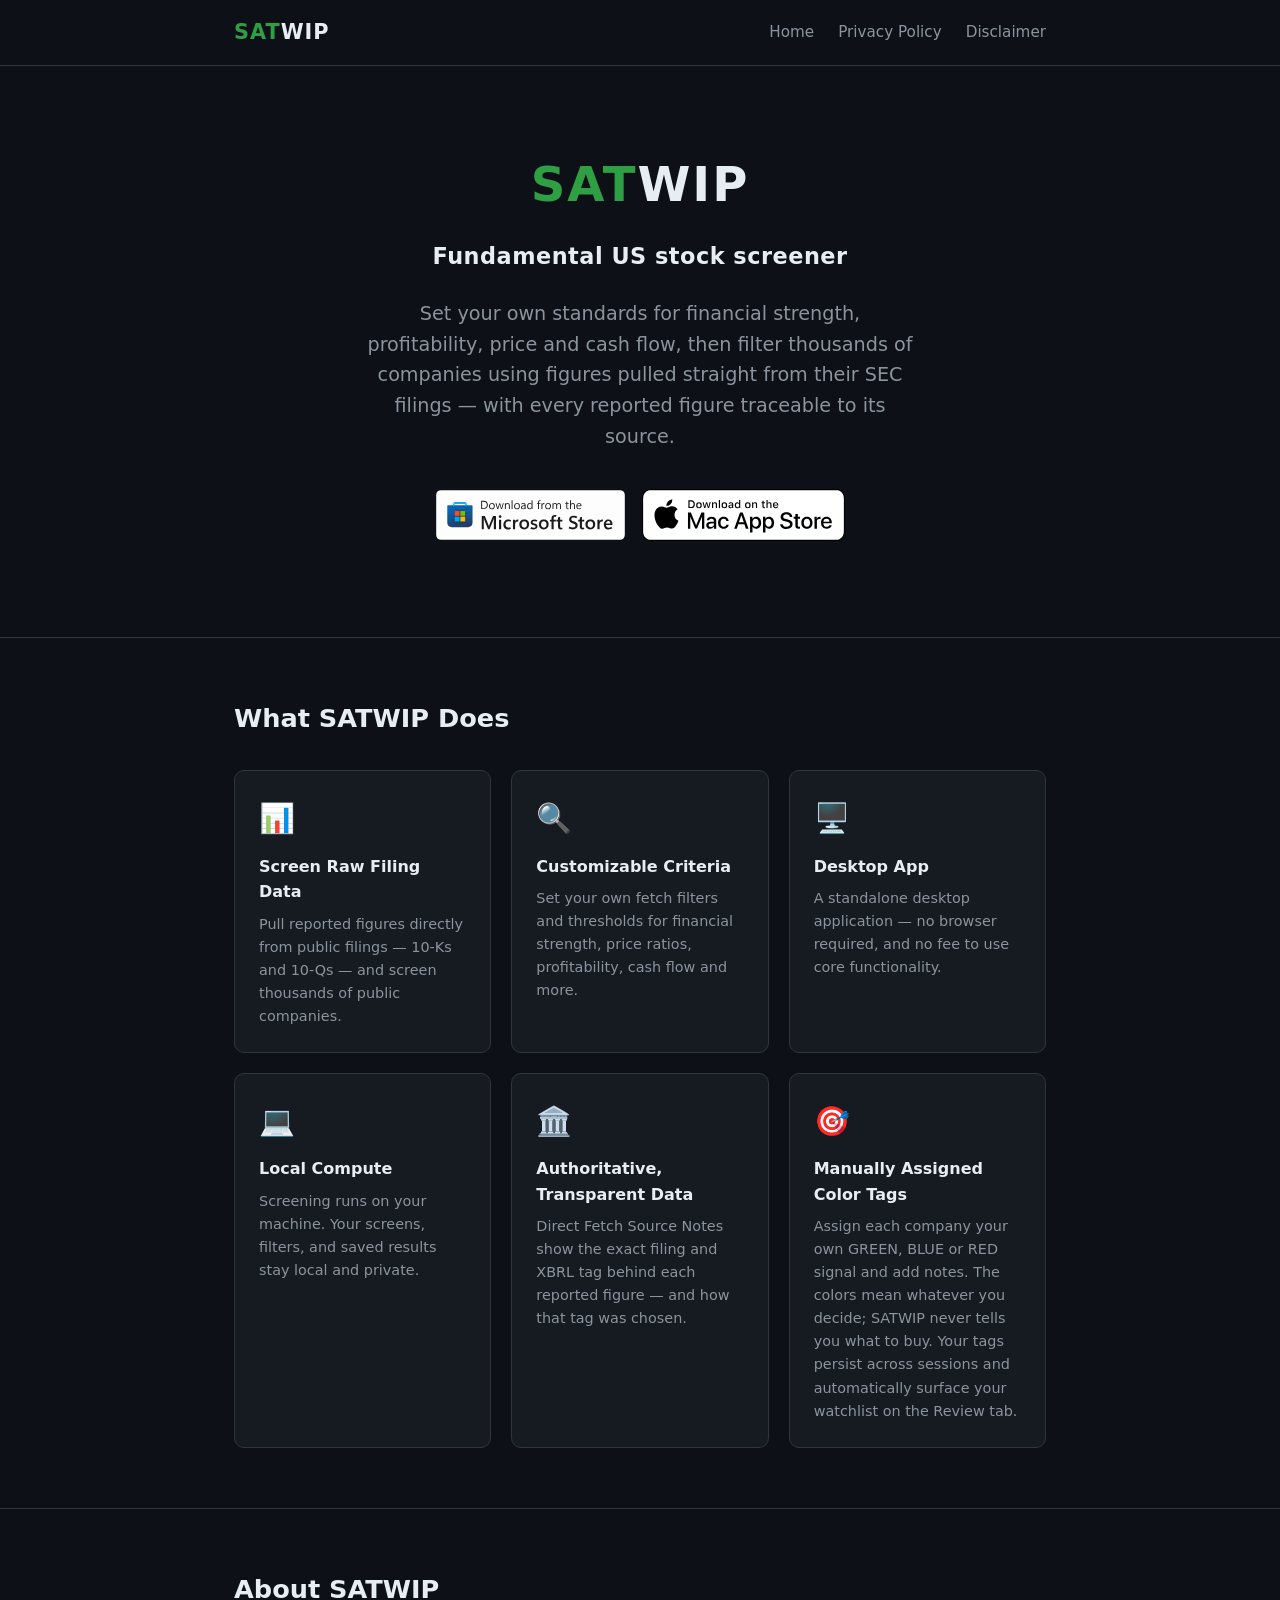
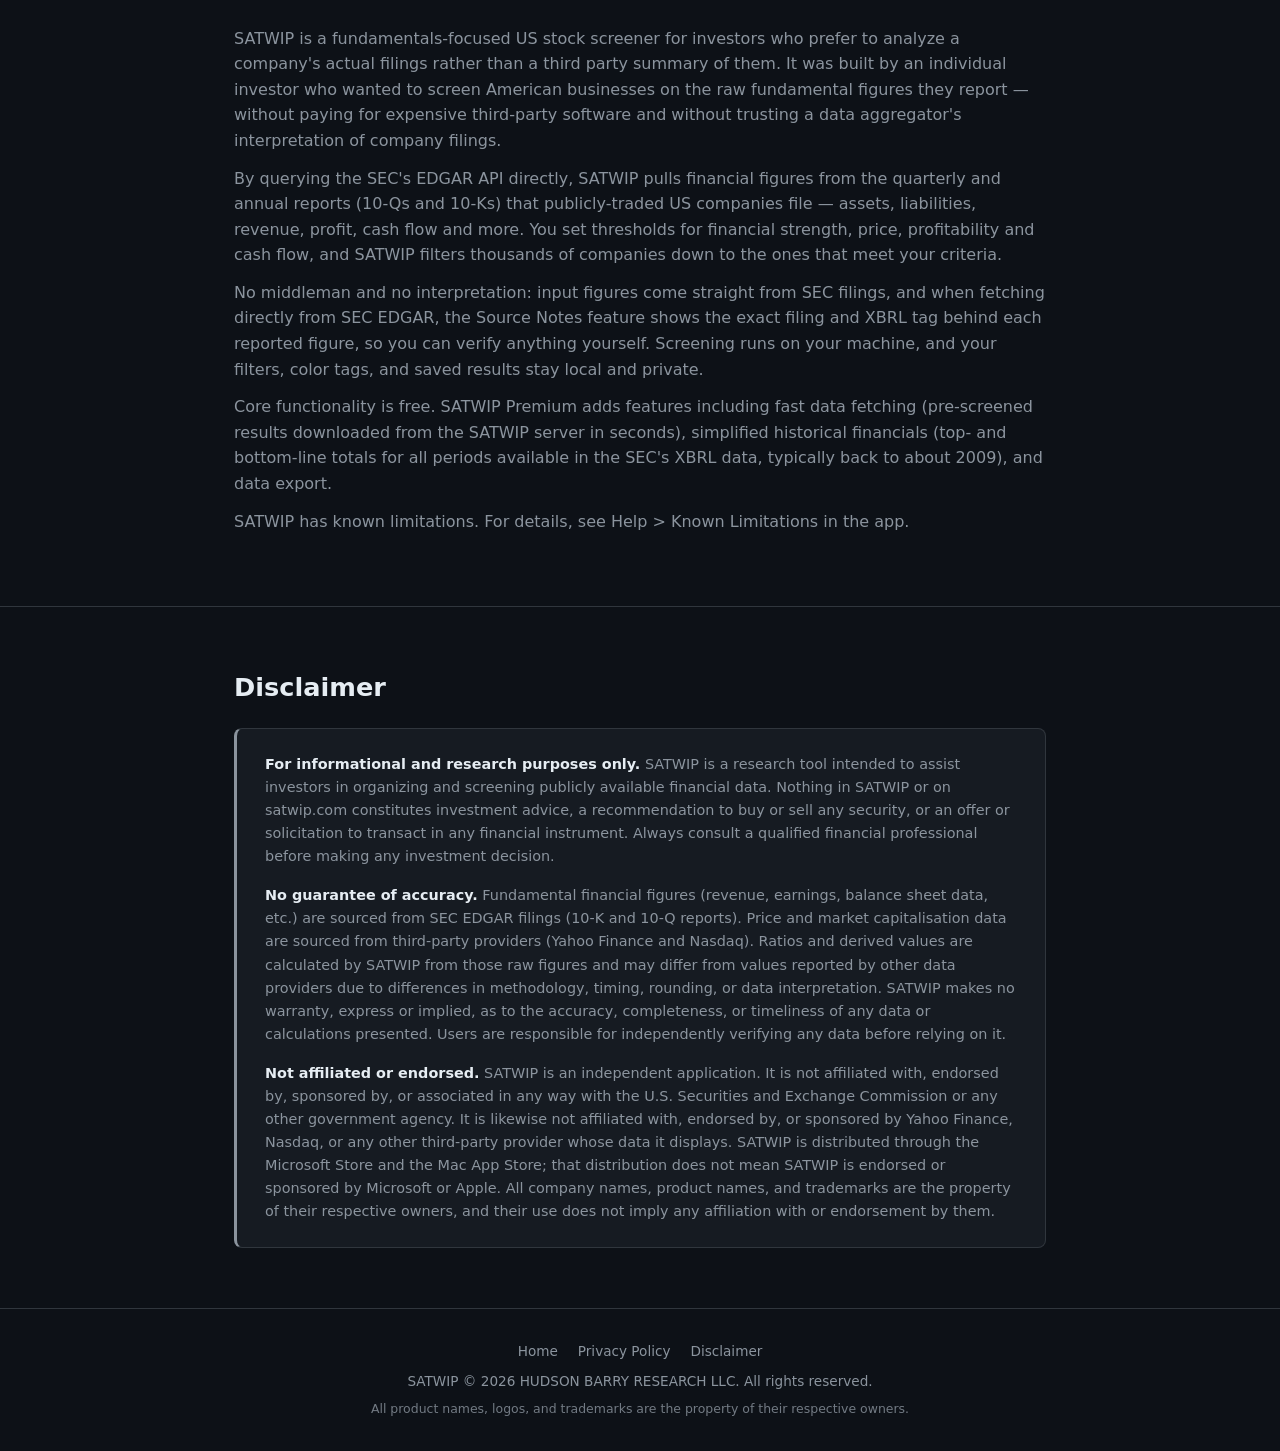
<file: index.html>
<!DOCTYPE html>
<html lang="en">
<head>
  <meta charset="UTF-8" />
  <meta name="viewport" content="width=device-width, initial-scale=1.0" />
  <title>SATWIP</title>
  <meta name="description" content="SATWIP is a desktop stock screener for US public companies. Filter thousands of companies on the financial figures they report to the SEC — every reported figure traceable to its source filing. Available for Windows on the Microsoft Store and for macOS on the Mac App Store." />
  <link rel="canonical" href="https://satwip.com/index.html" />
  <!-- Social sharing (Open Graph / Twitter). og-image.png is generated by tools/make_og_image.py -->
  <meta property="og:type" content="website" />
  <meta property="og:site_name" content="SATWIP" />
  <meta property="og:title" content="SATWIP" />
  <meta property="og:description" content="SATWIP is a desktop stock screener for US public companies. Filter thousands of companies on the financial figures they report to the SEC — every reported figure traceable to its source filing. Available for Windows on the Microsoft Store and for macOS on the Mac App Store." />
  <meta property="og:url" content="https://satwip.com/index.html" />
  <meta property="og:image" content="https://satwip.com/og-image.png" />
  <meta property="og:image:width" content="1200" />
  <meta property="og:image:height" content="630" />
  <meta property="og:image:alt" content="SATWIP — Fundamental US stock screener" />
  <meta name="twitter:card" content="summary_large_image" />
  <meta name="twitter:title" content="SATWIP" />
  <meta name="twitter:description" content="SATWIP is a desktop stock screener for US public companies. Filter thousands of companies on the financial figures they report to the SEC — every reported figure traceable to its source filing." />
  <meta name="twitter:image" content="https://satwip.com/og-image.png" />
  <link rel="icon" href="favicon.ico" sizes="any" />
  <link rel="stylesheet" href="styles.css" />
</head>
<body>

  <nav>
    <div class="container">
      <a class="nav-brand" href="index.html" style="text-decoration:none;"><span>SAT</span>WIP</a>
      <div class="nav-links">
        <a href="index.html">Home</a>
        <a href="privacy-policy.html">Privacy Policy</a>
        <a href="index.html#disclaimer">Disclaimer</a>
      </div>
    </div>
  </nav>

  <main>

    <!-- Hero -->
    <section class="hero">
      <div class="container">
        <h1><span>SAT</span>WIP</h1>
        <p class="tagline">Fundamental US stock screener</p>
        <p>Set your own standards for financial strength, profitability, price and cash flow, then filter thousands of companies using figures pulled straight from their SEC filings — with every reported figure traceable to its source.</p>

        <!-- Store badges. Use each store's OFFICIAL badge artwork — do not recreate.
             Microsoft: download "Get it from Microsoft" from https://apps.microsoft.com/badge,
               save as get-it-from-microsoft.svg in the site root.
             Apple: official "Download on the Mac App Store" badge from the Marketing Toolbox
               (get-it-from-apple-black.svg / get-it-from-apple-white.svg). The white variant
               is used below because the hero background is dark. -->
        <div class="store-badges">
          <a class="btn-store-badge" href="https://apps.microsoft.com/detail/9NMK9247HX1N" target="_blank" rel="noopener">
            <img src="get-it-from-microsoft.svg" alt="Get it from Microsoft" height="52" />
          </a>
          <a class="btn-store-badge" href="https://apps.apple.com/app/satwip/id6785042838" target="_blank" rel="noopener">
            <img src="get-it-from-apple-white.svg" alt="Download on the Mac App Store" height="52" />
          </a>
        </div>

      </div>
    </section>

    <!-- Features -->
    <section class="features">
      <div class="container">
        <h2>What SATWIP Does</h2>
        <div class="cards">

          <div class="card">
            <div class="card-icon">📊</div>
            <h3>Screen Raw Filing Data</h3>
            <p>Pull reported figures directly from public filings — 10-Ks and 10-Qs — and screen thousands of public companies.</p>
          </div>

          <div class="card">
            <div class="card-icon">🔍</div>
            <h3>Customizable Criteria</h3>
            <p>Set your own fetch filters and thresholds for financial strength, price ratios, profitability, cash flow and more.</p>
          </div>

          <div class="card">
            <div class="card-icon">🖥️</div>
            <h3>Desktop App</h3>
            <p>A standalone desktop application — no browser required, and no fee to use core functionality.</p>
          </div>

          <div class="card">
            <div class="card-icon">💻</div>
            <h3>Local Compute</h3>
            <p>Screening runs on your machine. Your screens, filters, and saved results stay local and private.</p>
          </div>

          <div class="card">
            <div class="card-icon">🏛️</div>
            <h3>Authoritative, Transparent Data</h3>
            <p>Direct Fetch Source Notes show the exact filing and XBRL tag behind each reported figure &mdash; and how that tag was chosen.</p>
          </div>

          <div class="card">
            <div class="card-icon">🎯</div>
            <h3>Manually Assigned Color Tags</h3>
            <p>Assign each company your own GREEN, BLUE or RED signal and add notes. The colors mean whatever you decide; SATWIP never tells you what to buy. Your tags persist across sessions and automatically surface your watchlist on the Review tab.</p>
          </div>

        </div>
      </div>
    </section>

    <!-- About -->
    <section class="about">
      <div class="container">
        <h2>About SATWIP</h2>
        <p>SATWIP is a fundamentals-focused US stock screener for investors who prefer to analyze a company's actual filings rather than a third party summary of them. It was built by an individual investor who wanted to screen American businesses on the raw fundamental figures they report — without paying for expensive third-party software and without trusting a data aggregator's interpretation of company filings.</p>
        <p>By querying the SEC's EDGAR API directly, SATWIP pulls financial figures from the quarterly and annual reports (10-Qs and 10-Ks) that publicly-traded US companies file — assets, liabilities, revenue, profit, cash flow and more. You set thresholds for financial strength, price, profitability and cash flow, and SATWIP filters thousands of companies down to the ones that meet your criteria.</p>
        <p>No middleman and no interpretation: input figures come straight from SEC filings, and when fetching directly from SEC EDGAR, the Source Notes feature shows the exact filing and XBRL tag behind each reported figure, so you can verify anything yourself. Screening runs on your machine, and your filters, color tags, and saved results stay local and private.</p>
        <p>Core functionality is free. SATWIP Premium adds features including fast data fetching (pre-screened results downloaded from the SATWIP server in seconds), simplified historical financials (top- and bottom-line totals for all periods available in the SEC's XBRL data, typically back to about 2009), and data export.</p>
        <p>SATWIP has known limitations. For details, see Help &gt; Known Limitations in the app.</p>
      </div>
    </section>

    <!-- Disclaimer -->
    <section class="disclaimer" id="disclaimer">
      <div class="container">
        <h2>Disclaimer</h2>
        <div class="disclaimer-box">
          <p><strong>For informational and research purposes only.</strong> SATWIP is a research tool intended to assist investors in organizing and screening publicly available financial data. Nothing in SATWIP or on satwip.com constitutes investment advice, a recommendation to buy or sell any security, or an offer or solicitation to transact in any financial instrument. Always consult a qualified financial professional before making any investment decision.</p>
          <p><strong>No guarantee of accuracy.</strong> Fundamental financial figures (revenue, earnings, balance sheet data, etc.) are sourced from SEC EDGAR filings (10-K and 10-Q reports). Price and market capitalisation data are sourced from third-party providers (Yahoo Finance and Nasdaq). Ratios and derived values are calculated by SATWIP from those raw figures and may differ from values reported by other data providers due to differences in methodology, timing, rounding, or data interpretation. SATWIP makes no warranty, express or implied, as to the accuracy, completeness, or timeliness of any data or calculations presented. Users are responsible for independently verifying any data before relying on it.</p>
          <p><strong>Not affiliated or endorsed.</strong> SATWIP is an independent application. It is not affiliated with, endorsed by, sponsored by, or associated in any way with the U.S. Securities and Exchange Commission or any other government agency. It is likewise not affiliated with, endorsed by, or sponsored by Yahoo Finance, Nasdaq, or any other third-party provider whose data it displays. SATWIP is distributed through the Microsoft Store and the Mac App Store; that distribution does not mean SATWIP is endorsed or sponsored by Microsoft or Apple. All company names, product names, and trademarks are the property of their respective owners, and their use does not imply any affiliation with or endorsement by them.</p>
        </div>
      </div>
    </section>

  </main>

  <footer>
    <div class="container">
      <div class="footer-links">
        <a href="index.html">Home</a>
        <a href="privacy-policy.html">Privacy Policy</a>
        <a href="index.html#disclaimer">Disclaimer</a>
      </div>
      <p>SATWIP &copy; 2026 HUDSON BARRY RESEARCH LLC. All rights reserved.</p>
      <p class="footer-legal">All product names, logos, and trademarks are the property of their respective owners.</p>
    </div>
  </footer>

</body>
</html>
</file>
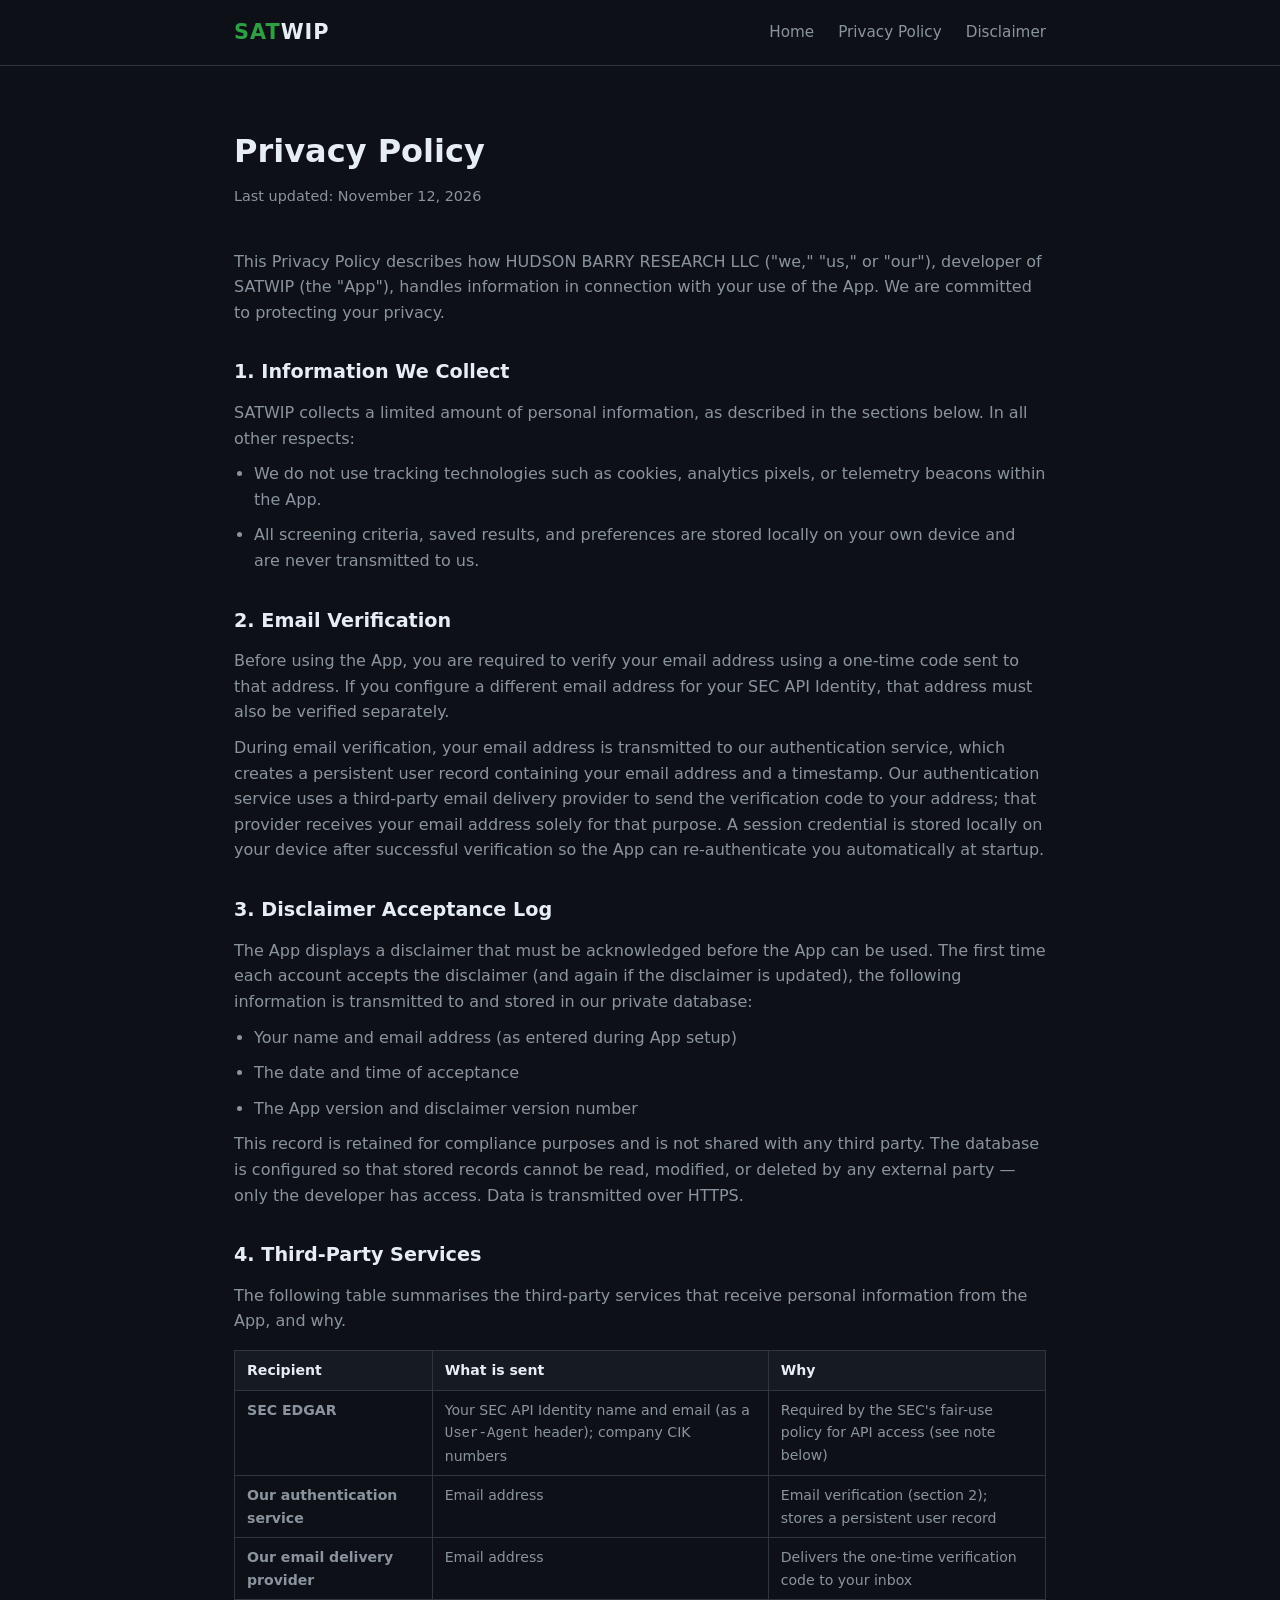
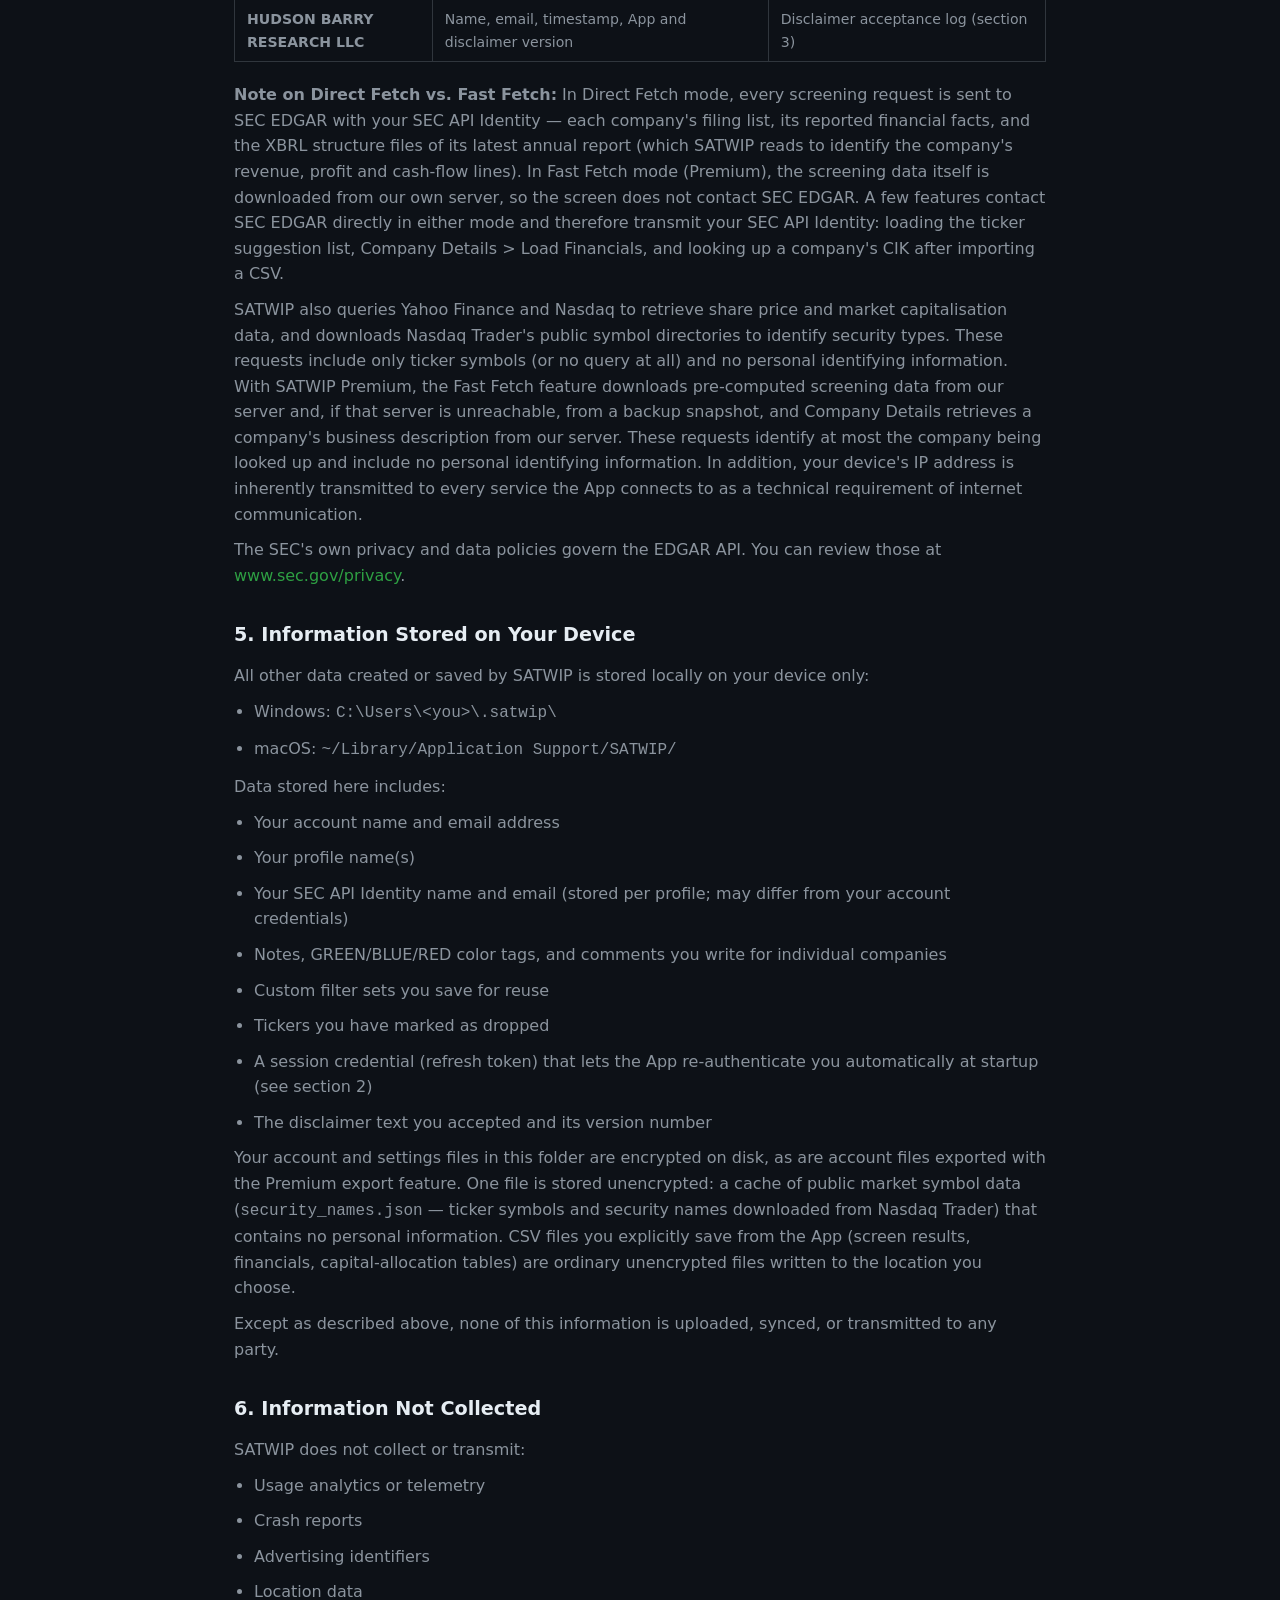
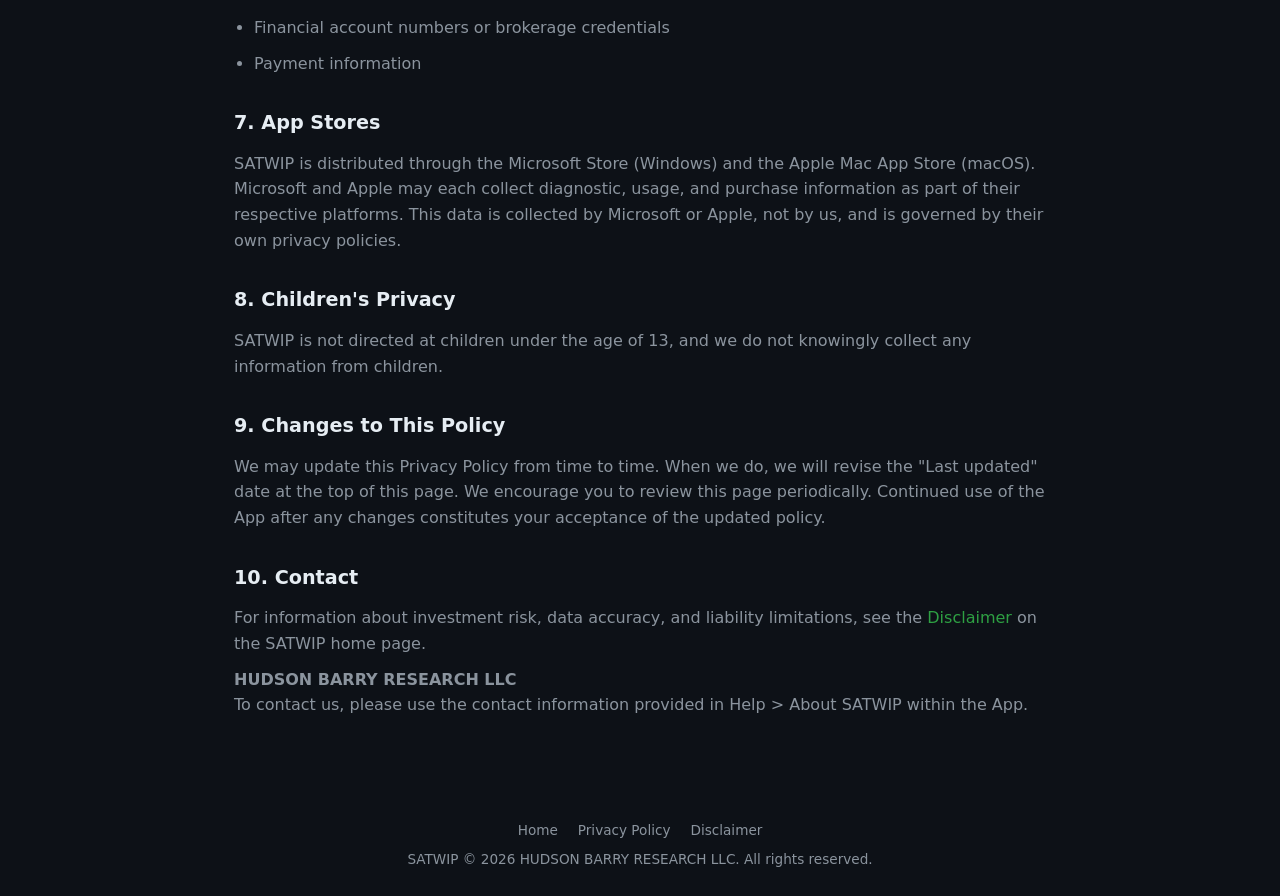
<file: privacy-policy.html>
<!DOCTYPE html>
<html lang="en">
<head>
  <meta charset="UTF-8" />
  <meta name="viewport" content="width=device-width, initial-scale=1.0" />
  <title>Privacy Policy — SATWIP</title>
  <meta name="description" content="SATWIP privacy policy — learn how SATWIP handles your data." />
  <link rel="canonical" href="https://satwip.com/privacy-policy.html" />
  <!-- Social sharing (Open Graph / Twitter) -->
  <meta property="og:type" content="website" />
  <meta property="og:site_name" content="SATWIP" />
  <meta property="og:title" content="Privacy Policy — SATWIP" />
  <meta property="og:description" content="SATWIP privacy policy — learn how SATWIP handles your data." />
  <meta property="og:url" content="https://satwip.com/privacy-policy.html" />
  <meta property="og:image" content="https://satwip.com/og-image.png" />
  <meta property="og:image:width" content="1200" />
  <meta property="og:image:height" content="630" />
  <meta property="og:image:alt" content="SATWIP — Fundamental US stock screener" />
  <meta name="twitter:card" content="summary_large_image" />
  <meta name="twitter:title" content="Privacy Policy — SATWIP" />
  <meta name="twitter:description" content="SATWIP privacy policy — learn how SATWIP handles your data." />
  <meta name="twitter:image" content="https://satwip.com/og-image.png" />
  <link rel="icon" href="favicon.ico" sizes="any" />
  <link rel="stylesheet" href="styles.css" />
</head>
<body>

  <nav>
    <div class="container">
      <a class="nav-brand" href="index.html" style="text-decoration:none;"><span>SAT</span>WIP</a>
      <div class="nav-links">
        <a href="index.html">Home</a>
        <a href="privacy-policy.html">Privacy Policy</a>
        <a href="index.html#disclaimer">Disclaimer</a>
      </div>
    </div>
  </nav>

  <main>
    <div class="container">
      <div class="policy-content">

        <h1>Privacy Policy</h1>
        <p class="updated">Last updated: November 12, 2026</p>

        <p>This Privacy Policy describes how HUDSON BARRY RESEARCH LLC ("we," "us," or "our"), developer of SATWIP (the "App"), handles information in connection with your use of the App. We are committed to protecting your privacy.</p>

        <h2>1. Information We Collect</h2>
        <p>SATWIP collects a limited amount of personal information, as described in the sections below. In all other respects:</p>
        <ul>
          <li>We do not use tracking technologies such as cookies, analytics pixels, or telemetry beacons within the App.</li>
          <li>All screening criteria, saved results, and preferences are stored locally on your own device and are never transmitted to us.</li>
        </ul>

        <h2>2. Email Verification</h2>
        <p>Before using the App, you are required to verify your email address using a one-time code sent to that address. If you configure a different email address for your SEC API Identity, that address must also be verified separately.</p>
        <p>During email verification, your email address is transmitted to our authentication service, which creates a persistent user record containing your email address and a timestamp. Our authentication service uses a third-party email delivery provider to send the verification code to your address; that provider receives your email address solely for that purpose. A session credential is stored locally on your device after successful verification so the App can re-authenticate you automatically at startup.</p>

        <h2>3. Disclaimer Acceptance Log</h2>
        <p>The App displays a disclaimer that must be acknowledged before the App can be used. The first time each account accepts the disclaimer (and again if the disclaimer is updated), the following information is transmitted to and stored in our private database:</p>
        <ul>
          <li>Your name and email address (as entered during App setup)</li>
          <li>The date and time of acceptance</li>
          <li>The App version and disclaimer version number</li>
        </ul>
        <p>This record is retained for compliance purposes and is not shared with any third party. The database is configured so that stored records cannot be read, modified, or deleted by any external party — only the developer has access. Data is transmitted over HTTPS.</p>

        <h2>4. Third-Party Services</h2>
        <p>The following table summarises the third-party services that receive personal information from the App, and why.</p>
        <table>
          <thead>
            <tr><th>Recipient</th><th>What is sent</th><th>Why</th></tr>
          </thead>
          <tbody>
            <tr>
              <td><strong>SEC EDGAR</strong></td>
              <td>Your SEC API Identity name and email (as a <code>User-Agent</code> header); company CIK numbers</td>
              <td>Required by the SEC's fair-use policy for API access (see note below)</td>
            </tr>
            <tr>
              <td><strong>Our authentication service</strong></td>
              <td>Email address</td>
              <td>Email verification (section 2); stores a persistent user record</td>
            </tr>
            <tr>
              <td><strong>Our email delivery provider</strong></td>
              <td>Email address</td>
              <td>Delivers the one-time verification code to your inbox</td>
            </tr>
            <tr>
              <td><strong>HUDSON BARRY RESEARCH LLC</strong></td>
              <td>Name, email, timestamp, App and disclaimer version</td>
              <td>Disclaimer acceptance log (section 3)</td>
            </tr>
          </tbody>
        </table>
        <p><strong>Note on Direct Fetch vs. Fast Fetch:</strong> In Direct Fetch mode, every screening request is sent to SEC EDGAR with your SEC API Identity &mdash; each company's filing list, its reported financial facts, and the XBRL structure files of its latest annual report (which SATWIP reads to identify the company's revenue, profit and cash-flow lines). In Fast Fetch mode (Premium), the screening data itself is downloaded from our own server, so the screen does not contact SEC EDGAR. A few features contact SEC EDGAR directly in either mode and therefore transmit your SEC API Identity: loading the ticker suggestion list, Company Details &gt; Load Financials, and looking up a company's CIK after importing a CSV.</p>
        <p>SATWIP also queries Yahoo Finance and Nasdaq to retrieve share price and market capitalisation data, and downloads Nasdaq Trader's public symbol directories to identify security types. These requests include only ticker symbols (or no query at all) and no personal identifying information. With SATWIP Premium, the Fast Fetch feature downloads pre-computed screening data from our server and, if that server is unreachable, from a backup snapshot, and Company Details retrieves a company's business description from our server. These requests identify at most the company being looked up and include no personal identifying information. In addition, your device's IP address is inherently transmitted to every service the App connects to as a technical requirement of internet communication.</p>
        <p>The SEC's own privacy and data policies govern the EDGAR API. You can review those at <a href="https://www.sec.gov/privacy" target="_blank" rel="noopener">www.sec.gov/privacy</a>.</p>

        <h2>5. Information Stored on Your Device</h2>
        <p>All other data created or saved by SATWIP is stored locally on your device only:</p>
        <ul>
          <li>Windows: <code>C:\Users\&lt;you&gt;\.satwip\</code></li>
          <li>macOS: <code>~/Library/Application Support/SATWIP/</code></li>
        </ul>
        <p>Data stored here includes:</p>
        <ul>
          <li>Your account name and email address</li>
          <li>Your profile name(s)</li>
          <li>Your SEC API Identity name and email (stored per profile; may differ from your account credentials)</li>
          <li>Notes, GREEN/BLUE/RED color tags, and comments you write for individual companies</li>
          <li>Custom filter sets you save for reuse</li>
          <li>Tickers you have marked as dropped</li>
          <li>A session credential (refresh token) that lets the App re-authenticate you automatically at startup (see section 2)</li>
          <li>The disclaimer text you accepted and its version number</li>
        </ul>
        <p>Your account and settings files in this folder are encrypted on disk, as are account files exported with the Premium export feature. One file is stored unencrypted: a cache of public market symbol data (<code>security_names.json</code> — ticker symbols and security names downloaded from Nasdaq Trader) that contains no personal information. CSV files you explicitly save from the App (screen results, financials, capital-allocation tables) are ordinary unencrypted files written to the location you choose.</p>
        <p>Except as described above, none of this information is uploaded, synced, or transmitted to any party.</p>

        <h2>6. Information Not Collected</h2>
        <p>SATWIP does not collect or transmit:</p>
        <ul>
          <li>Usage analytics or telemetry</li>
          <li>Crash reports</li>
          <li>Advertising identifiers</li>
          <li>Location data</li>
          <li>Financial account numbers or brokerage credentials</li>
          <li>Payment information</li>
        </ul>

        <h2>7. App Stores</h2>
        <p>SATWIP is distributed through the Microsoft Store (Windows) and the Apple Mac App Store (macOS). Microsoft and Apple may each collect diagnostic, usage, and purchase information as part of their respective platforms. This data is collected by Microsoft or Apple, not by us, and is governed by their own privacy policies.</p>

        <h2>8. Children's Privacy</h2>
        <p>SATWIP is not directed at children under the age of 13, and we do not knowingly collect any information from children.</p>

        <h2>9. Changes to This Policy</h2>
        <p>We may update this Privacy Policy from time to time. When we do, we will revise the "Last updated" date at the top of this page. We encourage you to review this page periodically. Continued use of the App after any changes constitutes your acceptance of the updated policy.</p>

        <h2>10. Contact</h2>
        <p>For information about investment risk, data accuracy, and liability limitations, see the <a href="index.html#disclaimer">Disclaimer</a> on the SATWIP home page.</p>

        <p><strong>HUDSON BARRY RESEARCH LLC</strong><br>
        To contact us, please use the contact information provided in Help &gt; About SATWIP within the App.</p>

      </div>
    </div>
  </main>

  <footer>
    <div class="container">
      <div class="footer-links">
        <a href="index.html">Home</a>
        <a href="privacy-policy.html">Privacy Policy</a>
        <a href="index.html#disclaimer">Disclaimer</a>
      </div>
      <p>SATWIP &copy; 2026 HUDSON BARRY RESEARCH LLC. All rights reserved.</p>
    </div>
  </footer>

</body>
</html>
</file>
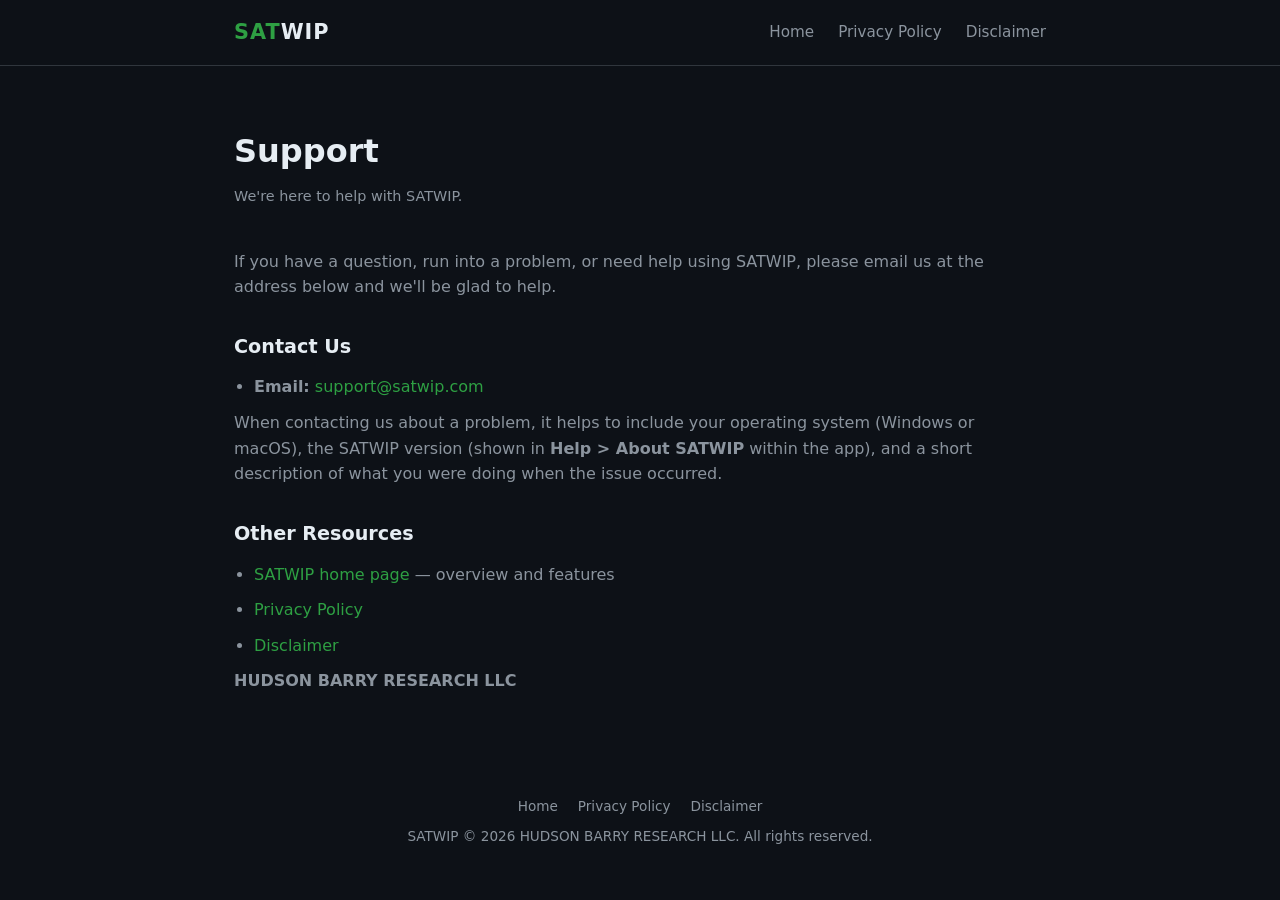
<file: support.html>
<!DOCTYPE html>
<html lang="en">
<head>
  <meta charset="UTF-8" />
  <meta name="viewport" content="width=device-width, initial-scale=1.0" />
  <title>Support — SATWIP</title>
  <meta name="description" content="Get help with SATWIP — contact SATWIP support by email or phone." />
  <link rel="canonical" href="https://satwip.com/support.html" />
  <!-- Social sharing (Open Graph / Twitter) -->
  <meta property="og:type" content="website" />
  <meta property="og:site_name" content="SATWIP" />
  <meta property="og:title" content="Support — SATWIP" />
  <meta property="og:description" content="Get help with SATWIP — contact SATWIP support by email or phone." />
  <meta property="og:url" content="https://satwip.com/support.html" />
  <meta property="og:image" content="https://satwip.com/og-image.png" />
  <meta property="og:image:width" content="1200" />
  <meta property="og:image:height" content="630" />
  <meta property="og:image:alt" content="SATWIP — Fundamental US stock screener" />
  <meta name="twitter:card" content="summary_large_image" />
  <meta name="twitter:title" content="Support — SATWIP" />
  <meta name="twitter:description" content="Get help with SATWIP — contact SATWIP support by email or phone." />
  <meta name="twitter:image" content="https://satwip.com/og-image.png" />
  <link rel="icon" href="favicon.ico" sizes="any" />
  <link rel="stylesheet" href="styles.css" />
</head>
<body>

  <nav>
    <div class="container">
      <a class="nav-brand" href="index.html" style="text-decoration:none;"><span>SAT</span>WIP</a>
      <div class="nav-links">
        <a href="index.html">Home</a>
        <a href="privacy-policy.html">Privacy Policy</a>
        <a href="index.html#disclaimer">Disclaimer</a>
      </div>
    </div>
  </nav>

  <main>
    <div class="container">
      <div class="policy-content">

        <h1>Support</h1>
        <p class="updated">We're here to help with SATWIP.</p>

        <p>If you have a question, run into a problem, or need help using SATWIP, please
        email us at the address below and we'll be glad to help.</p>

        <h2>Contact Us</h2>
        <ul>
          <li><strong>Email:</strong> <a href="mailto:support@satwip.com">support@satwip.com</a></li>
        </ul>

        <p>When contacting us about a problem, it helps to include your operating system
        (Windows or macOS), the SATWIP version (shown in <strong>Help &gt; About SATWIP</strong>
        within the app), and a short description of what you were doing when the issue occurred.</p>

        <h2>Other Resources</h2>
        <ul>
          <li><a href="index.html">SATWIP home page</a> — overview and features</li>
          <li><a href="privacy-policy.html">Privacy Policy</a></li>
          <li><a href="index.html#disclaimer">Disclaimer</a></li>
        </ul>

        <p><strong>HUDSON BARRY RESEARCH LLC</strong></p>

      </div>
    </div>
  </main>

  <footer>
    <div class="container">
      <div class="footer-links">
        <a href="index.html">Home</a>
        <a href="privacy-policy.html">Privacy Policy</a>
        <a href="index.html#disclaimer">Disclaimer</a>
      </div>
      <p>SATWIP &copy; 2026 HUDSON BARRY RESEARCH LLC. All rights reserved.</p>
    </div>
  </footer>

</body>
</html>
</file>
<file: styles.css>
/* ===== Reset & Base ===== */
*, *::before, *::after { box-sizing: border-box; margin: 0; padding: 0; }

:root {
  --bg:        #0d1117;
  --bg-card:   #161b22;
  --border:    #30363d;
  --accent:    #2ea043;
  --accent-hover: #3fb950;
  --text:      #e6edf3;
  --text-muted:#8b949e;
  --font: 'Segoe UI', system-ui, -apple-system, sans-serif;
}

html { scroll-behavior: smooth; }

body {
  background: var(--bg);
  color: var(--text);
  font-family: var(--font);
  font-size: 16px;
  line-height: 1.6;
}

a { color: var(--accent); text-decoration: none; }
a:hover { color: var(--accent-hover); text-decoration: underline; }

/* ===== Layout ===== */
.container { max-width: 860px; margin: 0 auto; padding: 0 24px; }

/* ===== Nav ===== */
nav {
  border-bottom: 1px solid var(--border);
  padding: 16px 0;
  position: sticky; top: 0;
  background: var(--bg);
  z-index: 100;
}
nav .container { display: flex; align-items: center; justify-content: space-between; }
.nav-brand { font-size: 1.3rem; font-weight: 700; color: var(--text); letter-spacing: 1px; }
.nav-brand span { color: var(--accent); }
.nav-brand:hover { color: var(--text); text-decoration: none; }
.nav-links { display: flex; gap: 24px; }
.nav-links a { color: var(--text-muted); font-size: 0.95rem; }
.nav-links a:hover { color: var(--text); text-decoration: none; }

/* ===== Hero ===== */
.hero {
  text-align: center;
  padding: 80px 0 60px;
  border-bottom: 1px solid var(--border);
}
.hero h1 { font-size: 3rem; font-weight: 800; letter-spacing: 2px; margin-bottom: 16px; }
.hero h1 span { color: var(--accent); }
.hero .tagline { font-size: 1.4rem; font-weight: 600; color: var(--text); margin-bottom: 24px; letter-spacing: 0.5px; }
.hero p { font-size: 1.2rem; color: var(--text-muted); max-width: 560px; margin: 0 auto 36px; }

.store-badges {
  display: flex;
  justify-content: center;
  align-items: center;
  gap: 16px;
  flex-wrap: wrap;
  margin: 8px auto 36px;
}
.btn-store-badge {
  display: inline-block;
  transition: transform 0.15s ease;
}
.btn-store-badge:hover { transform: scale(1.04); text-decoration: none; }
.btn-store-badge img { display: block; height: 52px; width: auto; }
.hero .coming-soon {
  display: block;
  color: var(--text-muted);
  font-size: 1.1rem; font-weight: 600;
  letter-spacing: 0.5px;
}

.platform-note {
  margin-top: 14px;
  font-size: 0.85rem;
  color: var(--text-muted);
}

/* ===== Features ===== */
.features { padding: 60px 0; border-bottom: 1px solid var(--border); }
.features h2 { font-size: 1.6rem; margin-bottom: 32px; }

.cards { display: grid; grid-template-columns: repeat(auto-fit, minmax(240px, 1fr)); gap: 20px; }

.card {
  background: var(--bg-card);
  border: 1px solid var(--border);
  border-radius: 10px;
  padding: 24px;
}
.card-icon { font-size: 1.8rem; margin-bottom: 12px; }
.card h3 { font-size: 1rem; font-weight: 600; margin-bottom: 8px; }
.card p { font-size: 0.9rem; color: var(--text-muted); }

/* ===== About ===== */
.about { padding: 60px 0; border-bottom: 1px solid var(--border); }
.about h2 { font-size: 1.6rem; margin-bottom: 16px; }
.about p { color: var(--text-muted); margin-bottom: 12px; }

/* ===== Disclaimer ===== */
.disclaimer { padding: 60px 0; border-bottom: 1px solid var(--border); }
.disclaimer h2 { font-size: 1.6rem; margin-bottom: 20px; }
.disclaimer-box {
  background: var(--bg-card);
  border: 1px solid var(--border);
  border-left: 3px solid var(--text-muted);
  border-radius: 8px;
  padding: 24px 28px;
}
.disclaimer-box p { color: var(--text-muted); font-size: 0.9rem; margin-bottom: 16px; }
.disclaimer-box p:last-child { margin-bottom: 0; }
.disclaimer-box strong { color: var(--text); font-weight: 600; }

/* ===== Footer ===== */
footer {
  padding: 32px 0;
  text-align: center;
  font-size: 0.85rem;
  color: var(--text-muted);
}
footer a { color: var(--text-muted); }
footer a:hover { color: var(--text); }
footer .footer-links { margin-bottom: 8px; display: flex; justify-content: center; gap: 20px; }
footer .footer-legal { margin-top: 6px; font-size: 0.78rem; opacity: 0.8; }

/* ===== Privacy Policy Page ===== */
.policy-content { padding: 60px 0; }
.policy-content h1 { font-size: 2rem; margin-bottom: 8px; }
.policy-content .updated { color: var(--text-muted); font-size: 0.9rem; margin-bottom: 40px; }
.policy-content h2 { font-size: 1.2rem; margin: 32px 0 12px; color: var(--text); }
.policy-content p, .policy-content li { color: var(--text-muted); margin-bottom: 10px; }
.policy-content ul { padding-left: 20px; }
.policy-content a { color: var(--accent); }

/* ===== Policy table ===== */
.policy-content table {
  width: 100%; border-collapse: collapse;
  font-size: 0.88rem; margin: 16px 0 20px;
}
.policy-content th, .policy-content td {
  border: 1px solid var(--border);
  padding: 8px 12px; text-align: left; vertical-align: top;
}
.policy-content th { background: var(--bg-card); color: var(--text); font-weight: 600; }
.policy-content td { color: var(--text-muted); }

/* ===== Responsive ===== */
@media (max-width: 600px) {
  .hero h1 { font-size: 2.2rem; }
  .nav-links { gap: 16px; }
}
</file>
